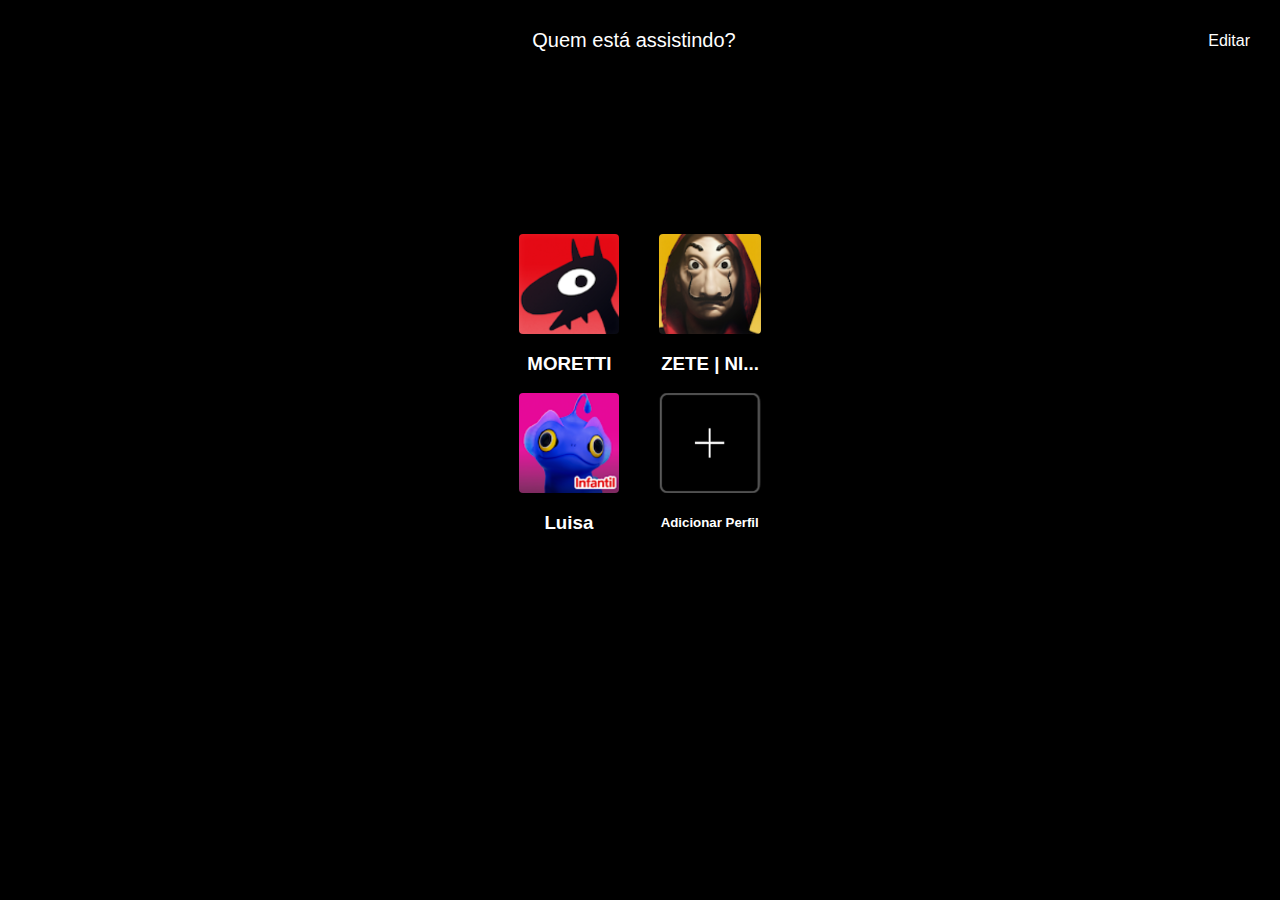
<file: index.html>
<html lang="en">

<head>
    <meta charset="UTF-8">
    <meta name="viewport" content="width=device-width, initial-scale=1.0">
    <title>Netflix</title>
    <link rel="stylesheet" href="style.css">
</head>

<body>
    <header>
        <div class="header-space"></div>
        <h1>Quem está assistindo?</h1>
        <button class="done-btn" onclick="window.location.href = 'index2.html'">
          Editar
        </button>
      </header>
    <br>
    <br>
    <br>
    <br>
    <br>
    <br>
    <br>
    <br>
    <div class="flex">
        <div class=perfil1>
            <img src="imagens/fotoperfl1.png" alt="ftperfil1">
            <h3>MORETTI</h3>
        </div>

        <div class=perfil2>
            <img src="imagens/fotoperfil2.png" alt="ftperfil2">
            <h3>ZETE | NI...</h3>
        </div>
    </div>

    <div class="flex1">
        <div class=perfil1>
            <img src="imagens/fotoperfil3.png" alt="ftperfil3">
            <h3>Luisa</h3>
        </div>

        <div class=perfil2>
            <img src="imagens/addperfil.png" alt="ftperfil4">
            <h5>Adicionar Perfil</h5>
        </div>
    </div>
</body>

</html>
</file>
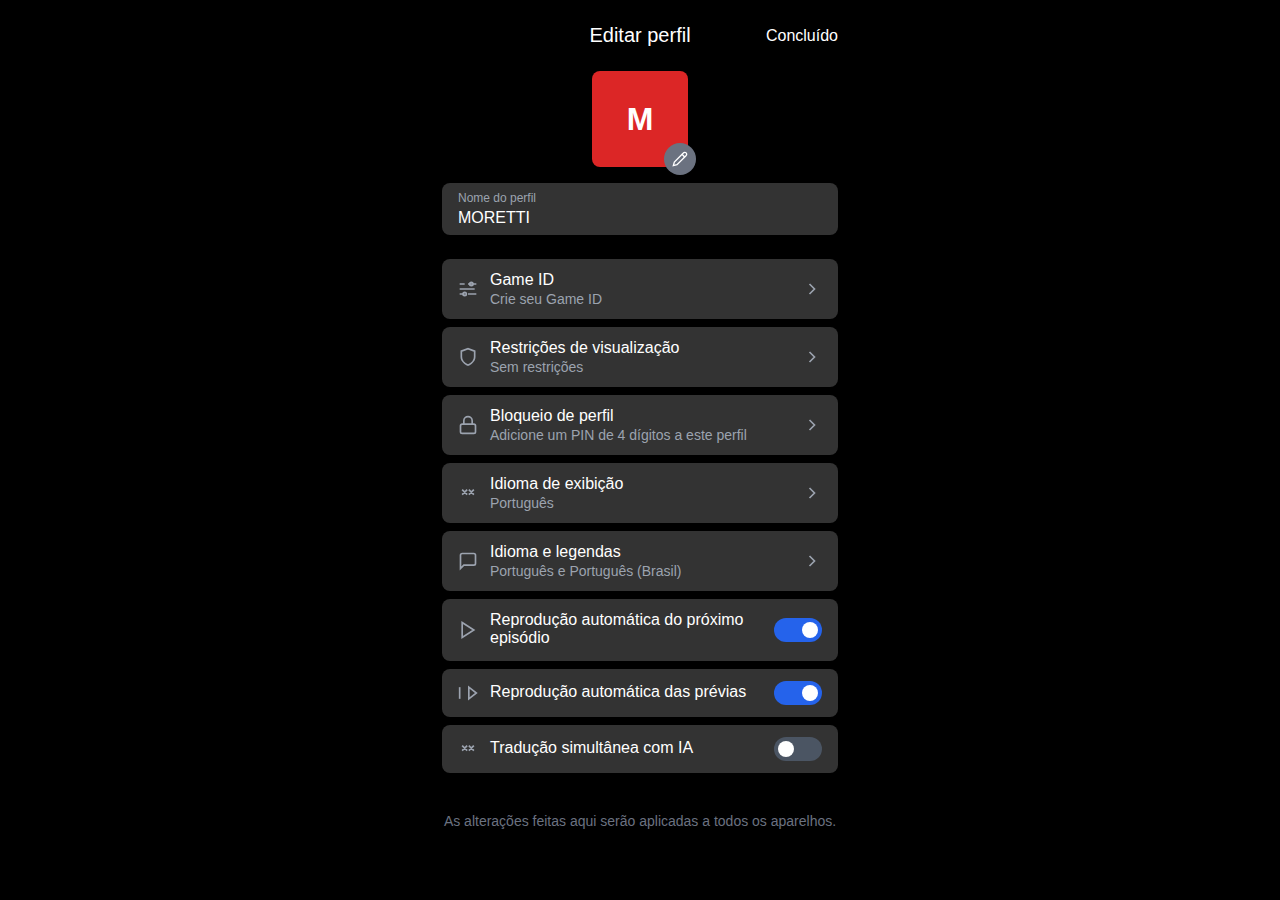
<file: index2.html>
<!DOCTYPE html>
<html lang="pt-BR">
<head>
  <meta charset="UTF-8">
  <meta name="viewport" content="width=device-width, initial-scale=1.0">
  <title>Editar Perfil</title>
  <link rel="stylesheet" href="style2.css">
</head>
<body>
  <div class="container">
    <header>
      <div class="header-space"></div>
      <h1>Editar perfil</h1>
      <button class="done-btn" onclick="window.location.href = 'index.html'">
        Concluído
      </button>
    </header>

    <div class="perfil-foto">
      <div class="foto">M</div>
      <button class="edit-btn">
        <svg width="16" height="16" viewBox="0 0 24 24" fill="none" stroke="currentColor" stroke-width="2">
          <path d="M17 3a2.85 2.83 0 1 1 4 4L7.5 20.5 2 22l1.5-5.5Z"/>
          <path d="m15 5 4 4"/>
        </svg>
      </button>
    </div>

    <div class="perfil-nome">
      <label>Nome do perfil</label>
      <input type="text" value="MORETTI">
    </div>

    <div class="menu-items">
      <div class="menu-item">
        <svg class="icon" viewBox="0 0 24 24" fill="none" stroke="currentColor" stroke-width="2">
          <path d="M2 6h6m4 0h10M2 12h18M2 18h6m4 0h10"/>
          <circle cx="16" cy="6" r="2"/>
          <circle cx="8" cy="18" r="2"/>
        </svg>
        <div class="caixa">
          <div class="title">Game ID</div>
          <div class="subtitle">Crie seu Game ID</div>
        </div>
        <svg class="chevron" viewBox="0 0 24 24" fill="none" stroke="currentColor" stroke-width="2">
          <path d="m9 18 6-6-6-6"/>
        </svg>
      </div>

      <div class="menu-item">
        <svg class="icon" viewBox="0 0 24 24" fill="none" stroke="currentColor" stroke-width="2">
          <path d="M12 22s8-4 8-10V5l-8-3-8 3v7c0 6 8 10 8 10"/>
        </svg>
        <div class="caixa">
          <div class="title">Restrições de visualização</div>
          <div class="subtitle">Sem restrições</div>
        </div>
        <svg class="chevron" viewBox="0 0 24 24" fill="none" stroke="currentColor" stroke-width="2">
          <path d="m9 18 6-6-6-6"/>
        </svg>
      </div>

      <div class="menu-item">
        <svg class="icon" viewBox="0 0 24 24" fill="none" stroke="currentColor" stroke-width="2">
          <rect width="18" height="11" x="3" y="11" rx="2" ry="2"/>
          <path d="M7 11V7a5 5 0 0 1 10 0v4"/>
        </svg>
        <div class="caixa">
          <div class="title">Bloqueio de perfil</div>
          <div class="subtitle">Adicione um PIN de 4 dígitos a este perfil</div>
        </div>
        <svg class="chevron" viewBox="0 0 24 24" fill="none" stroke="currentColor" stroke-width="2">
          <path d="m9 18 6-6-6-6"/>
        </svg>
      </div>

      <div class="menu-item">
        <svg class="icon" viewBox="0 0 24 24" fill="none" stroke="currentColor" stroke-width="2">
          <path d="m5 8 6 6m0-6-6 6 6-6Z"/>
          <path d="m19 8-6 6m0-6 6 6-6-6Z"/>
        </svg>
        <div class="caixa">
          <div class="title">Idioma de exibição</div>
          <div class="subtitle">Português</div>
        </div>
        <svg class="chevron" viewBox="0 0 24 24" fill="none" stroke="currentColor" stroke-width="2">
          <path d="m9 18 6-6-6-6"/>
        </svg>
      </div>

      <div class="menu-item">
        <svg class="icon" viewBox="0 0 24 24" fill="none" stroke="currentColor" stroke-width="2">
          <path d="M21 15a2 2 0 0 1-2 2H7l-4 4V5a2 2 0 0 1 2-2h14a2 2 0 0 1 2 2z"/>
        </svg>
        <div class="caixa">
          <div class="title">Idioma e legendas</div>
          <div class="subtitle">Português e Português (Brasil)</div>
        </div>
        <svg class="chevron" viewBox="0 0 24 24" fill="none" stroke="currentColor" stroke-width="2">
          <path d="m9 18 6-6-6-6"/>
        </svg>
      </div>

      <div class="menu-item toggle">
        <svg class="icon" viewBox="0 0 24 24" fill="none" stroke="currentColor" stroke-width="2">
          <polygon points="5 3 19 12 5 21 5 3"/>
        </svg>
        <div class="caixa">
          <div class="title">Reprodução automática do próximo episódio</div>
        </div>
        <label class="switch">
          <input type="checkbox" checked>
          <span class="slider"></span>
        </label>
      </div>

      <div class="menu-item toggle">
        <svg class="icon" viewBox="0 0 24 24" fill="none" stroke="currentColor" stroke-width="2">
          <path d="m13 19 9-7-9-7v14z"/>
          <path d="M2 19V5"/>
        </svg>
        <div class="caixa">
          <div class="title">Reprodução automática das prévias</div>
        </div>
        <label class="switch">
          <input type="checkbox" checked>
          <span class="slider"></span>
        </label>
      </div>

      <div class="menu-item toggle">
        <svg class="icon" viewBox="0 0 24 24" fill="none" stroke="currentColor" stroke-width="2">
          <path d="m5 8 6 6m0-6-6 6 6-6Z"/>
          <path d="m19 8-6 6m0-6 6 6-6-6Z"/>
        </svg>
        <div class="caixa">
          <div class="title">Tradução simultânea com IA</div>
        </div>
        <label class="switch">
          <input type="checkbox">
          <span class="slider"></span>
        </label>
      </div>
    </div>

    <footer>
      <p>As alterações feitas aqui serão aplicadas a todos os aparelhos.</p>
    </footer>
  </div>
</body>
</html>
</file>
<file: style.css>
header {
    display: flex;
    justify-content: space-between;
    align-items: center;
    padding: 8px 16px;
    margin-bottom: 16px;
  }
  
  .header-space {
    flex: 1;
  }

  h1 {
    font-size: 20px;
    font-weight: 500;
    text-align: center;
  }
  
  .done-btn {
    background: none;
    border: none;
    color: white;
    font-size: 16px;
    font-weight: 500;
    cursor: pointer;
    flex: 1;
    text-align: right;
  }

body { 
    font-family: 'Nunito', sans-serif;
    background-color: #000000;
    color: #ffffff;
    text-align: center;
}

.perfil1 img {
    height: 100px;
    width: auto;
    object-fit: cover;
    border-radius: 4px;
}

.perfil2 img {
    height: 100px;
    width: auto;
    object-fit: cover;
    border-radius: 4px;  
}

.perfil3 img {
    height: 100px;
    width: auto;
    object-fit: cover;
    border-radius: 4px;  
}

.perfil4 img {
    height: 100px;
    width: auto;
    object-fit: cover;
    border-radius: 4px;  
}

.flex {
    display: flex;
    justify-content: center;
    gap: 40px ;
}

.flex1 {
    display: flex;
    justify-content: center;
    gap: 40px ;
}
</file>
<file: style2.css>
* {
    margin: 0;
    padding: 0;
    box-sizing: border-box;
  }
  
  body {
    font-family: -apple-system, BlinkMacSystemFont, "Segoe UI", Roboto, sans-serif;
    background-color: black;
    color: white;
    min-height: 100vh;
  }
  
  .container {
    max-width: 428px;
    margin: 0 auto;
    padding: 16px 0;
  }
  
  header {
    display: flex;
    justify-content: space-between;
    align-items: center;
    padding: 8px 16px;
    margin-bottom: 16px;
  }
  
  .header-space {
    flex: 1;
  }
  
  h1 {
    font-size: 20px;
    font-weight: 500;
    text-align: center;
    flex: 1;
  }
  
  .done-btn {
    background: none;
    border: none;
    color: white;
    font-size: 16px;
    font-weight: 500;
    cursor: pointer;
    flex: 1;
    text-align: right;
  }
  
  .perfil-foto {
    position: relative;
    width: 96px;
    height: 96px;
    margin: 16px auto;
  }
  
  .foto {
    width: 100%;
    height: 100%;
    background-color: #dc2626;
    border-radius: 8px;
    display: flex;
    align-items: center;
    justify-content: center;
    font-size: 32px;
    font-weight: bold;
  }
  
  .edit-btn {
    position: absolute;
    bottom: -8px;
    right: -8px;
    width: 32px;
    height: 32px;
    background-color: #6b7280;
    border: none;
    border-radius: 50%;
    color: white;
    cursor: pointer;
    display: flex;
    align-items: center;
    justify-content: center;
  }
  
  .perfil-nome {
    margin: 0 16px 24px;
    padding: 8px 16px;
    background-color: #333;
    border-radius: 8px;
  }
  
  .perfil-nome label {
    display: block;
    font-size: 12px;
    color: #9ca3af;
    margin-bottom: 4px;
  }
  
  .perfil-nome input {
    width: 100%;
    background: none;
    border: none;
    color: white;
    font-size: 16px;
    font-weight: 500;
  }
  
  .perfil-nome input:focus {
    outline: none;
  }
  
  .menu-items {
    padding: 0 16px;
  }
  
  .menu-item {
    background-color: #333;
    border-radius: 8px;
    padding: 12px 16px;
    margin-bottom: 8px;
    display: flex;
    align-items: center;
    cursor: pointer;
  }
  
  .menu-item:hover {
    background-color: #3a3a3a;
  }
  
  .icon {
    width: 20px;
    height: 20px;
    margin-right: 12px;
    color: #9ca3af;
  }
  
  .caixa {
    flex: 1;
  }
  
  .title {
    font-size: 16px;
    margin-bottom: 2px;
  }
  
  .subtitle {
    font-size: 14px;
    color: #9ca3af;
  }
  
  .chevron {
    width: 20px;
    height: 20px;
    color: #9ca3af;
  }
  
  .switch {
    position: relative;
    display: inline-block;
    width: 48px;
    height: 24px;
  }
  
  .switch input {
    opacity: 0;
    width: 0;
    height: 0;
  }
  
  .slider {
    position: absolute;
    cursor: pointer;
    top: 0;
    left: 0;
    right: 0;
    bottom: 0;
    background-color: #4b5563;
    border-radius: 34px;
    transition: .2s;
  }
  
  .slider:before {
    position: absolute;
    content: "";
    height: 16px;
    width: 16px;
    left: 4px;
    bottom: 4px;
    background-color: white;
    border-radius: 50%;
    transition: .2s;
  }
  
  input:checked + .slider {
    background-color: #2563eb;
  }
  
  input:checked + .slider:before {
    transform: translateX(24px);
  }
  
  footer {
    padding: 16px;
    margin-top: 24px;
  }
  
  footer p {
    color: #6b7280;
    font-size: 14px;
    text-align: center;
  }
</file>
